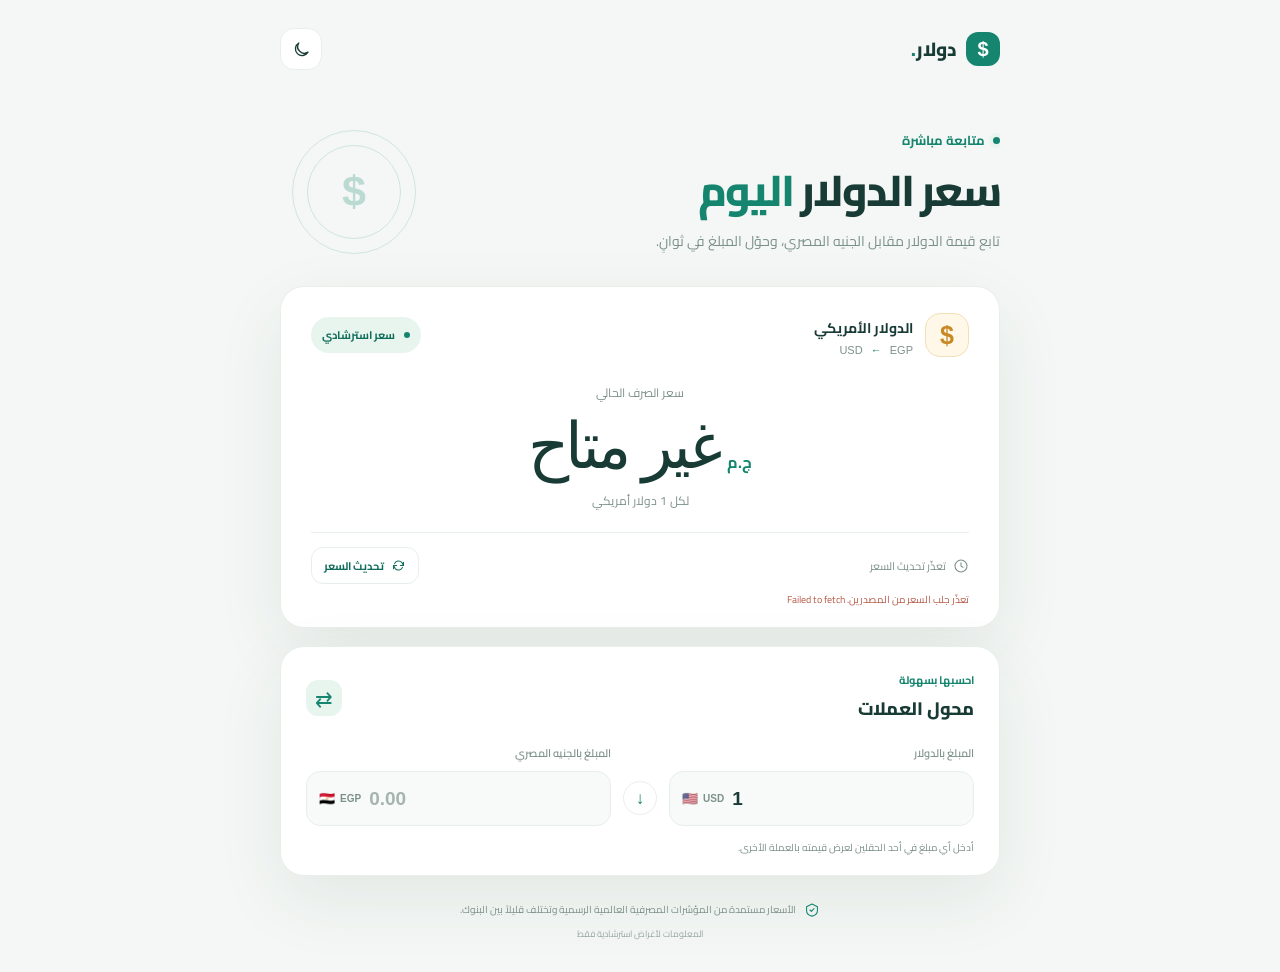
<file: index.html>
<!doctype html>
<html lang="ar" dir="rtl">
  <head>
    <meta charset="UTF-8" />
    <meta name="viewport" content="width=device-width, initial-scale=1.0" />
    <meta
      name="description"
      content="تابع سعر الدولار مقابل الجنيه المصري وحوّل العملات بسهولة."
    />
    <meta name="theme-color" content="#f4f7f5" />
    <title>دولار | سعر الدولار مقابل الجنيه المصري</title>
    <link rel="preconnect" href="https://fonts.googleapis.com" />
    <link rel="preconnect" href="https://fonts.gstatic.com" crossorigin />
    <link
      href="https://fonts.googleapis.com/css2?family=Cairo:wght@400;500;600;700;800&display=swap"
      rel="stylesheet"
    />
    <link rel="stylesheet" href="style.css" />
    <script src="script.js" defer></script>
  </head>
  <body>
    <main class="page-shell">
      <header class="topbar">
        <a class="brand" href="#" aria-label="دولار — الصفحة الرئيسية">
          <span class="brand-mark" aria-hidden="true">$</span>
          <span>دولار<span class="brand-dot">.</span></span>
        </a>
        <button
          class="theme-toggle"
          id="theme-toggle"
          type="button"
          aria-label="تفعيل الوضع الداكن"
          title="تبديل الوضع"
        >
          <svg
            class="theme-icon theme-icon--moon"
            viewBox="0 0 24 24"
            aria-hidden="true"
          >
            <path d="M20.2 15.4A8.4 8.4 0 0 1 8.6 3.8 8.5 8.5 0 1 0 20.2 15.4Z" />
          </svg>
          <svg
            class="theme-icon theme-icon--sun"
            viewBox="0 0 24 24"
            aria-hidden="true"
          >
            <circle cx="12" cy="12" r="4" />
            <path
              d="M12 2v2m0 16v2M4.93 4.93l1.42 1.42m11.3 11.3 1.42 1.42M2 12h2m16 0h2M4.93 19.07l1.42-1.42m11.3-11.3 1.42-1.42"
            />
          </svg>
        </button>
      </header>

      <section class="hero" aria-labelledby="page-title">
        <div class="hero-copy">
          <p class="eyebrow"><span class="live-dot"></span> متابعة مباشرة</p>
          <h1 id="page-title">سعر الدولار <span>اليوم</span></h1>
          <p class="hero-description">
            تابع قيمة الدولار مقابل الجنيه المصري، وحوّل المبلغ في ثوانٍ.
          </p>
        </div>
        <div class="hero-decoration" aria-hidden="true">
          <span class="decoration-circle decoration-circle--one"></span>
          <span class="decoration-circle decoration-circle--two"></span>
          <span class="decoration-dollar">$</span>
        </div>
      </section>

      <section class="rate-card" aria-labelledby="rate-heading">
        <div class="rate-card-top">
          <div class="currency-pair">
            <span class="currency-icon" aria-hidden="true">$</span>
            <div>
              <h2 id="rate-heading">الدولار الأمريكي</h2>
              <p>USD <span class="pair-arrow" aria-hidden="true">←</span> EGP</p>
            </div>
          </div>
          <span class="rate-badge"><span></span> سعر استرشادي</span>
        </div>

        <div class="rate-value-area" aria-live="polite">
          <p class="rate-label">سعر الصرف الحالي</p>
          <div class="rate-value">
            <span id="rate-value">—</span>
            <span class="rate-currency">ج.م</span>
          </div>
          <p class="rate-caption">لكل 1 دولار أمريكي</p>
        </div>

        <div class="rate-card-bottom">
          <p class="updated-at" id="updated-at">
            <svg viewBox="0 0 24 24" aria-hidden="true">
              <circle cx="12" cy="12" r="9" />
              <path d="M12 7v5l3 2" />
            </svg>
            <span>جارٍ جلب آخر تحديث...</span>
          </p>
          <button class="refresh-button" id="refresh-button" type="button">
            <svg class="refresh-icon" viewBox="0 0 24 24" aria-hidden="true">
              <path d="M20 7v5h-5M4 17v-5h5" />
              <path d="M5.6 9a7 7 0 0 1 11.6-2L20 12M4 12l2.8 5a7 7 0 0 0 11.6-2" />
            </svg>
            <span>تحديث السعر</span>
          </button>
        </div>
        <p class="source-note" id="source-note"></p>
        <p class="fetch-message" id="fetch-message" role="status" aria-live="polite"></p>
      </section>

      <section class="converter-card" aria-labelledby="converter-title">
        <div class="section-heading">
          <div>
            <p class="eyebrow">احسبها بسهولة</p>
            <h2 id="converter-title">محول العملات</h2>
          </div>
          <span class="converter-symbol" aria-hidden="true">⇄</span>
        </div>

        <div class="converter-fields">
          <label class="amount-field" for="usd-amount">
            <span class="field-label">المبلغ بالدولار</span>
            <span class="input-wrap">
              <input
                id="usd-amount"
                name="usd-amount"
                type="number"
                inputmode="decimal"
                min="0"
                step="any"
                placeholder="0.00"
                value="1"
                autocomplete="off"
              />
              <span class="input-currency"><span class="currency-flag">🇺🇸</span> USD</span>
            </span>
          </label>

          <div class="conversion-arrow" aria-hidden="true">↓</div>

          <label class="amount-field" for="egp-amount">
            <span class="field-label">المبلغ بالجنيه المصري</span>
            <span class="input-wrap">
              <input
                id="egp-amount"
                name="egp-amount"
                type="number"
                inputmode="decimal"
                min="0"
                step="any"
                placeholder="0.00"
                autocomplete="off"
              />
              <span class="input-currency"><span class="currency-flag">🇪🇬</span> EGP</span>
            </span>
          </label>
        </div>
        <p class="converter-hint" id="converter-hint">
          أدخل أي مبلغ في أحد الحقلين لعرض قيمته بالعملة الأخرى.
        </p>
      </section>

      <footer class="page-footer">
        <p>
          <svg viewBox="0 0 24 24" aria-hidden="true">
            <path d="M12 3 3.8 7v5.2c0 4.6 3.4 7.8 8.2 9 4.8-1.2 8.2-4.4 8.2-9V7L12 3Z" />
            <path d="m9 12 2 2 4-4" />
          </svg>
          الأسعار مستمدة من المؤشرات المصرفية العالمية الرسمية وتختلف قليلاً بين البنوك.
        </p>
        <span>المعلومات لأغراض استرشادية فقط</span>
      </footer>
    </main>
  </body>
</html>
</file>
<file: style.css>
:root {
  color-scheme: light;
  font-family: "Cairo", sans-serif;
  font-synthesis: none;
  text-rendering: optimizeLegibility;
  -webkit-font-smoothing: antialiased;
  -moz-osx-font-smoothing: grayscale;
  --page: #f4f7f5;
  --surface: #ffffff;
  --surface-soft: #f7faf8;
  --ink: #183b35;
  --muted: #7c908a;
  --line: #e8efeb;
  --green: #16856f;
  --green-dark: #116d5b;
  --green-soft: #e8f5ef;
  --shadow: 0 24px 70px rgb(27 67 55 / 8%);
}

:root[data-theme="dark"] {
  color-scheme: dark;
  --page: #111a18;
  --surface: #1a2622;
  --surface-soft: #202e29;
  --ink: #e7f2ed;
  --muted: #9cafaa;
  --line: #2a3a34;
  --green: #45b99c;
  --green-dark: #65d1b4;
  --green-soft: #203d34;
  --shadow: 0 24px 70px rgb(0 0 0 / 18%);
}

* {
  box-sizing: border-box;
}

html {
  min-width: 320px;
  scroll-behavior: smooth;
}

body {
  min-width: 320px;
  min-height: 100vh;
  margin: 0;
  background: var(--page);
  color: var(--ink);
  transition: color 180ms ease, background-color 180ms ease;
}

button,
input {
  font: inherit;
}

button {
  -webkit-tap-highlight-color: transparent;
}

.page-shell {
  width: min(100% - 40px, 720px);
  min-height: 100vh;
  margin-inline: auto;
  padding: 28px 0 30px;
}

.topbar {
  display: flex;
  align-items: center;
  justify-content: space-between;
  margin-bottom: 49px;
}

.brand {
  display: inline-flex;
  align-items: center;
  gap: 9px;
  color: var(--ink);
  font-size: 19px;
  font-weight: 800;
  text-decoration: none;
}

.brand-mark {
  display: grid;
  width: 34px;
  height: 34px;
  place-items: center;
  border-radius: 12px;
  background: var(--green);
  color: #fff;
  font-family: Arial, sans-serif;
  font-size: 20px;
  font-weight: 700;
}

.brand-dot {
  color: var(--green);
}

.theme-toggle {
  display: grid;
  width: 42px;
  height: 42px;
  place-items: center;
  border: 1px solid var(--line);
  border-radius: 14px;
  background: var(--surface);
  color: var(--ink);
  cursor: pointer;
  transition: transform 160ms ease, border-color 160ms ease;
}

.theme-toggle:hover {
  border-color: var(--green);
  transform: translateY(-1px);
}

.theme-icon {
  width: 19px;
  height: 19px;
  fill: none;
  stroke: currentColor;
  stroke-linecap: round;
  stroke-linejoin: round;
  stroke-width: 1.7;
}

.theme-icon--sun,
:root[data-theme="dark"] .theme-icon--moon {
  display: none;
}

:root[data-theme="dark"] .theme-icon--sun {
  display: block;
}

.hero {
  position: relative;
  display: flex;
  min-height: 145px;
  align-items: center;
  justify-content: space-between;
  margin-bottom: 22px;
  overflow: hidden;
}

.eyebrow {
  display: flex;
  align-items: center;
  gap: 8px;
  margin: 0 0 10px;
  color: var(--green);
  font-size: 13px;
  font-weight: 700;
}

.live-dot,
.rate-badge span {
  width: 7px;
  height: 7px;
  border-radius: 50%;
  background: var(--green);
  box-shadow: 0 0 0 4px var(--green-soft);
}

.hero h1 {
  margin: 0;
  color: var(--ink);
  font-size: clamp(31px, 7vw, 43px);
  font-weight: 800;
  letter-spacing: -0.04em;
  line-height: 1.35;
}

.hero h1 span {
  color: var(--green);
}

.hero-description {
  margin: 9px 0 0;
  color: var(--muted);
  font-size: 14px;
  line-height: 1.8;
}

.hero-decoration {
  position: absolute;
  top: 50%;
  left: 12px;
  width: 124px;
  height: 124px;
  transform: translateY(-50%);
  pointer-events: none;
}

.decoration-circle {
  position: absolute;
  display: block;
  border: 1px solid color-mix(in srgb, var(--green) 16%, transparent);
  border-radius: 50%;
}

.decoration-circle--one {
  inset: 0;
}

.decoration-circle--two {
  inset: 15px;
}

.decoration-dollar {
  position: absolute;
  inset: 0;
  display: grid;
  place-items: center;
  color: var(--green);
  font-family: Arial, sans-serif;
  font-size: 43px;
  font-weight: 700;
  opacity: 0.25;
}

.rate-card,
.converter-card {
  border: 1px solid var(--line);
  border-radius: 24px;
  background: var(--surface);
  box-shadow: var(--shadow);
}

.rate-card {
  padding: 26px 30px 19px;
}

.rate-card-top,
.rate-card-bottom,
.currency-pair {
  display: flex;
  align-items: center;
  justify-content: space-between;
}

.currency-pair {
  justify-content: flex-start;
  gap: 12px;
}

.currency-icon {
  display: flex;
  width: 44px;
  height: 44px;
  align-items: center;
  justify-content: center;
  border: 1px solid #f2dfb7;
  border-radius: 15px;
  background: #fff8e9;
  color: #c88925;
  font-family: Arial, sans-serif;
  font-size: 25px;
  font-weight: 700;
}

.currency-pair h2 {
  margin: 0;
  font-size: 14px;
  font-weight: 700;
}

.currency-pair p {
  margin: 3px 0 0;
  color: var(--muted);
  direction: ltr;
  font-family: Arial, sans-serif;
  font-size: 11px;
  text-align: right;
}

.pair-arrow {
  margin-inline: 5px;
  color: var(--green);
}

.rate-badge {
  display: inline-flex;
  align-items: center;
  gap: 9px;
  padding: 8px 11px;
  border-radius: 999px;
  background: var(--green-soft);
  color: var(--green-dark);
  font-size: 11px;
  font-weight: 700;
}

.rate-badge span {
  width: 6px;
  height: 6px;
  box-shadow: none;
}

.rate-value-area {
  padding: 24px 0 20px;
  text-align: center;
}

.rate-label,
.rate-caption {
  margin: 0;
  color: var(--muted);
  font-size: 12px;
}

.rate-value {
  display: flex;
  align-items: baseline;
  justify-content: center;
  gap: 9px;
  margin: 1px 0 0;
  color: var(--ink);
  direction: ltr;
  font-family: Arial, sans-serif;
  font-size: clamp(48px, 11vw, 64px);
  font-weight: 700;
  letter-spacing: -0.055em;
  line-height: 1.3;
  font-variant-numeric: tabular-nums;
}

.rate-currency {
  color: var(--green);
  font-family: "Cairo", sans-serif;
  font-size: 16px;
  font-weight: 700;
  letter-spacing: 0;
}

.rate-caption {
  margin-top: 1px;
}

.rate-card-bottom {
  gap: 12px;
  min-height: 51px;
  padding-top: 14px;
  border-top: 1px solid var(--line);
}

.updated-at {
  display: flex;
  align-items: center;
  gap: 7px;
  margin: 0;
  color: var(--muted);
  font-size: 11px;
}

.updated-at svg,
.page-footer svg {
  flex: 0 0 auto;
  width: 16px;
  height: 16px;
  fill: none;
  stroke: currentColor;
  stroke-linecap: round;
  stroke-linejoin: round;
  stroke-width: 1.6;
}

.refresh-button {
  display: inline-flex;
  flex: 0 0 auto;
  align-items: center;
  justify-content: center;
  gap: 7px;
  min-height: 37px;
  padding: 0 12px;
  border: 1px solid var(--line);
  border-radius: 12px;
  background: var(--surface);
  color: var(--green-dark);
  cursor: pointer;
  font-size: 11px;
  font-weight: 700;
  transition: background 160ms ease, border-color 160ms ease;
}

.refresh-button:hover:not(:disabled) {
  border-color: var(--green);
  background: var(--green-soft);
}

.refresh-button:disabled {
  cursor: wait;
  opacity: 0.75;
}

.refresh-icon {
  width: 15px;
  height: 15px;
  fill: none;
  stroke: currentColor;
  stroke-linecap: round;
  stroke-linejoin: round;
  stroke-width: 1.7;
}

.refresh-button.is-loading .refresh-icon {
  animation: spin 800ms linear infinite;
}

.source-note,
.fetch-message {
  margin: 7px 0 0;
  color: var(--muted);
  font-size: 10px;
  line-height: 1.7;
}

.source-note:empty,
.fetch-message:empty {
  display: none;
}

.fetch-message {
  color: #b65b48;
}

.converter-card {
  margin-top: 18px;
  padding: 23px 25px 19px;
}

.section-heading {
  display: flex;
  align-items: center;
  justify-content: space-between;
  margin-bottom: 18px;
}

.section-heading .eyebrow {
  margin-bottom: 2px;
  font-size: 11px;
}

.section-heading h2 {
  margin: 0;
  font-size: 18px;
  font-weight: 800;
}

.converter-symbol {
  display: grid;
  width: 36px;
  height: 36px;
  place-items: center;
  border-radius: 12px;
  background: var(--green-soft);
  color: var(--green);
  font-size: 21px;
}

.converter-fields {
  display: grid;
  grid-template-columns: 1fr 34px 1fr;
  align-items: end;
  gap: 12px;
}

.amount-field {
  display: block;
  min-width: 0;
}

.field-label {
  display: block;
  margin: 0 0 8px;
  color: var(--muted);
  font-size: 11px;
  font-weight: 600;
}

.input-wrap {
  display: flex;
  min-height: 55px;
  align-items: center;
  gap: 8px;
  padding: 0 12px;
  border: 1px solid var(--line);
  border-radius: 14px;
  background: var(--surface-soft);
  transition: border-color 160ms ease, box-shadow 160ms ease;
}

.input-wrap:focus-within {
  border-color: var(--green);
  box-shadow: 0 0 0 3px color-mix(in srgb, var(--green) 13%, transparent);
}

.input-wrap input {
  width: 100%;
  min-width: 0;
  padding: 0;
  border: 0;
  outline: 0;
  background: transparent;
  color: var(--ink);
  direction: ltr;
  font-family: Arial, sans-serif;
  font-size: 19px;
  font-weight: 700;
  font-variant-numeric: tabular-nums;
}

.input-wrap input::placeholder {
  color: var(--muted);
  opacity: 0.65;
}

.input-currency {
  display: inline-flex;
  flex: 0 0 auto;
  align-items: center;
  gap: 5px;
  color: var(--muted);
  direction: ltr;
  font-family: Arial, sans-serif;
  font-size: 10px;
  font-weight: 700;
}

.currency-flag {
  font-size: 13px;
}

.conversion-arrow {
  display: grid;
  width: 34px;
  height: 34px;
  margin-bottom: 11px;
  place-items: center;
  border: 1px solid var(--line);
  border-radius: 50%;
  background: var(--surface);
  color: var(--green);
  font-size: 17px;
}

.converter-hint {
  margin: 13px 0 0;
  color: var(--muted);
  font-size: 10px;
  line-height: 1.7;
}

.page-footer {
  padding: 24px 5px 0;
  text-align: center;
}

.page-footer p {
  display: flex;
  align-items: center;
  justify-content: center;
  gap: 8px;
  margin: 0;
  color: var(--muted);
  font-size: 10px;
  line-height: 1.9;
}

.page-footer svg {
  color: var(--green);
}

.page-footer > span {
  display: block;
  margin-top: 6px;
  color: var(--muted);
  font-size: 9px;
  opacity: 0.75;
}

@keyframes spin {
  to {
    transform: rotate(360deg);
  }
}

@media (max-width: 600px) {
  .page-shell {
    width: min(100% - 32px, 480px);
    padding-top: 20px;
  }

  .topbar {
    margin-bottom: 34px;
  }

  .hero {
    min-height: 132px;
  }

  .hero-decoration {
    left: -23px;
    opacity: 0.7;
  }

  .hero-description {
    max-width: 290px;
    font-size: 12px;
  }

  .rate-card {
    padding: 21px 19px 16px;
    border-radius: 21px;
  }

  .rate-value-area {
    padding-block: 22px 18px;
  }

  .converter-card {
    padding: 20px 17px 17px;
    border-radius: 21px;
  }

  .converter-fields {
    grid-template-columns: 1fr;
    gap: 10px;
  }

  .conversion-arrow {
    width: 29px;
    height: 29px;
    margin: -2px auto;
    transform: rotate(-90deg);
  }

  .field-label {
    margin-bottom: 6px;
  }
}

@media (max-width: 380px) {
  .rate-card {
    padding-inline: 14px;
  }

  .rate-badge {
    gap: 7px;
    padding: 7px 9px;
    font-size: 10px;
  }

  .updated-at {
    font-size: 10px;
  }

  .refresh-button {
    gap: 5px;
    padding-inline: 9px;
    font-size: 10px;
  }
}

@media (prefers-reduced-motion: reduce) {
  *,
  *::before,
  *::after {
    scroll-behavior: auto !important;
    animation-duration: 0.01ms !important;
    animation-iteration-count: 1 !important;
    transition-duration: 0.01ms !important;
  }
}
</file>
